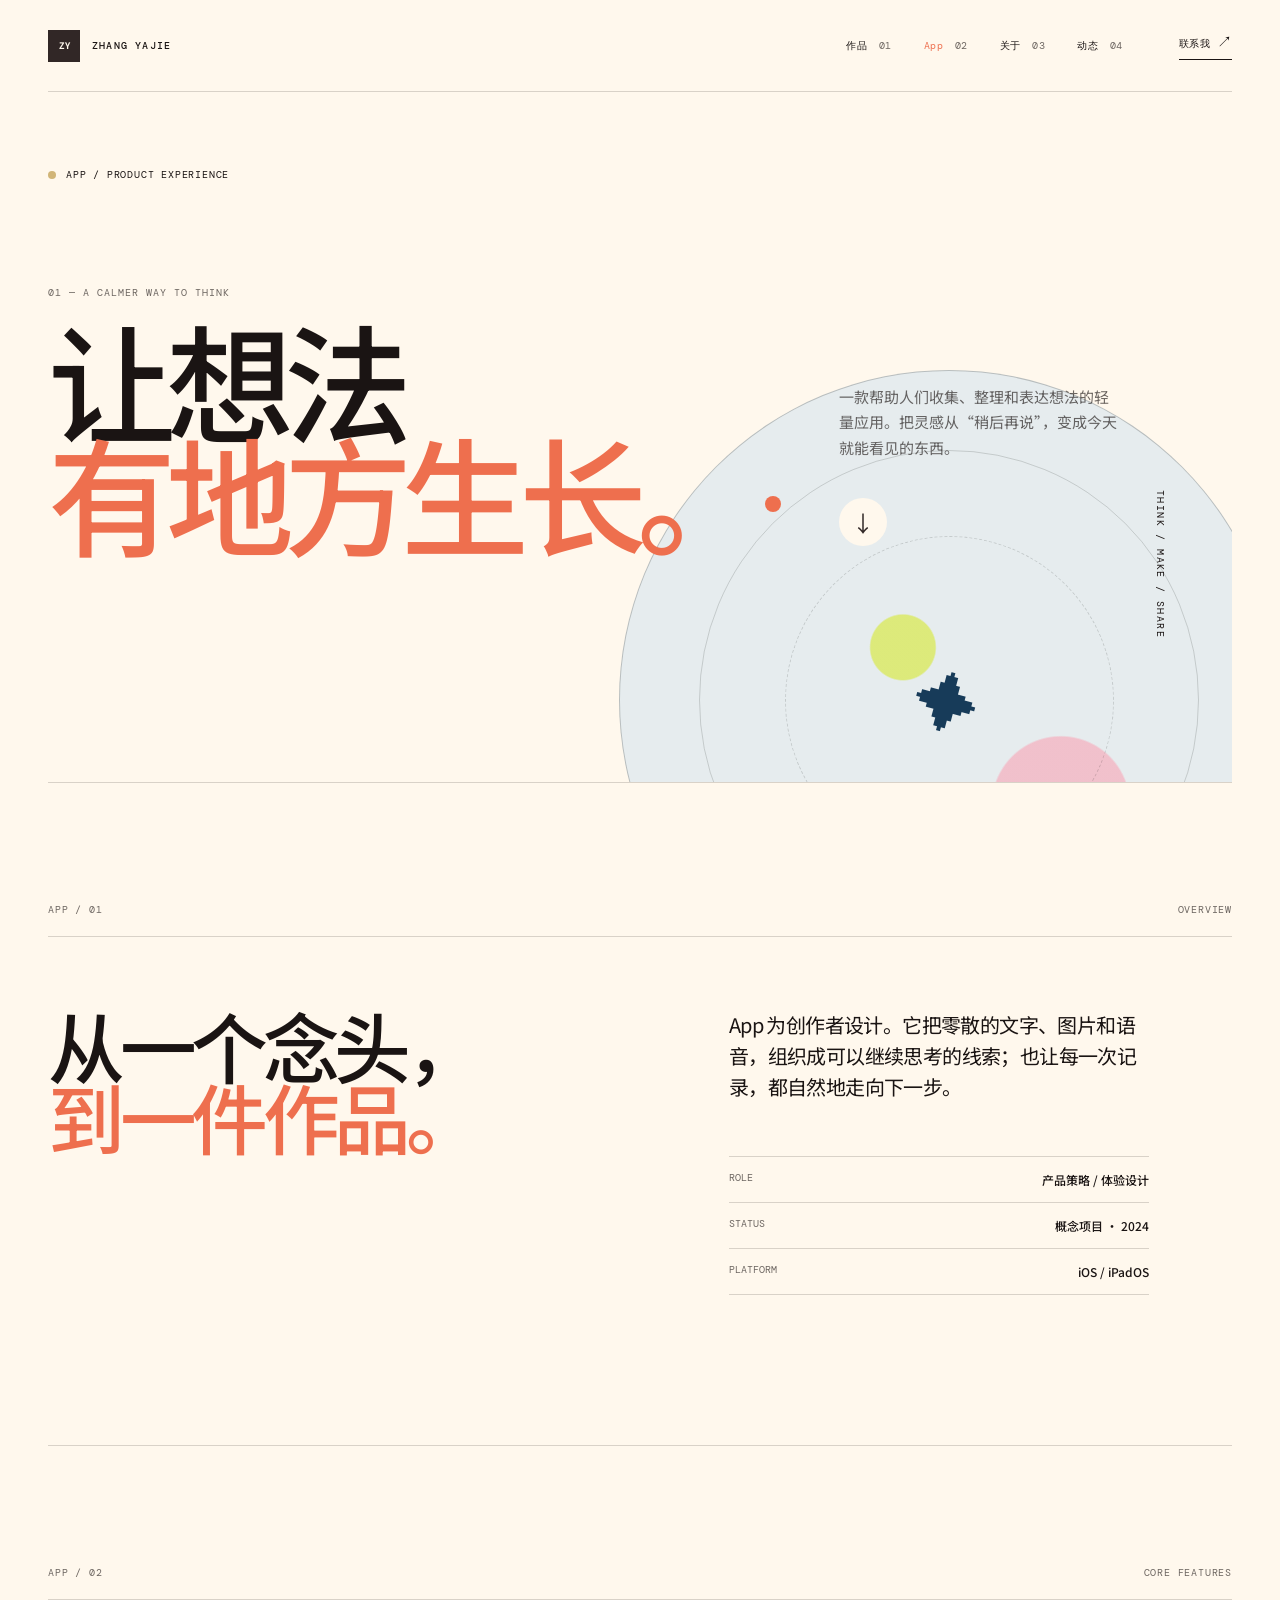
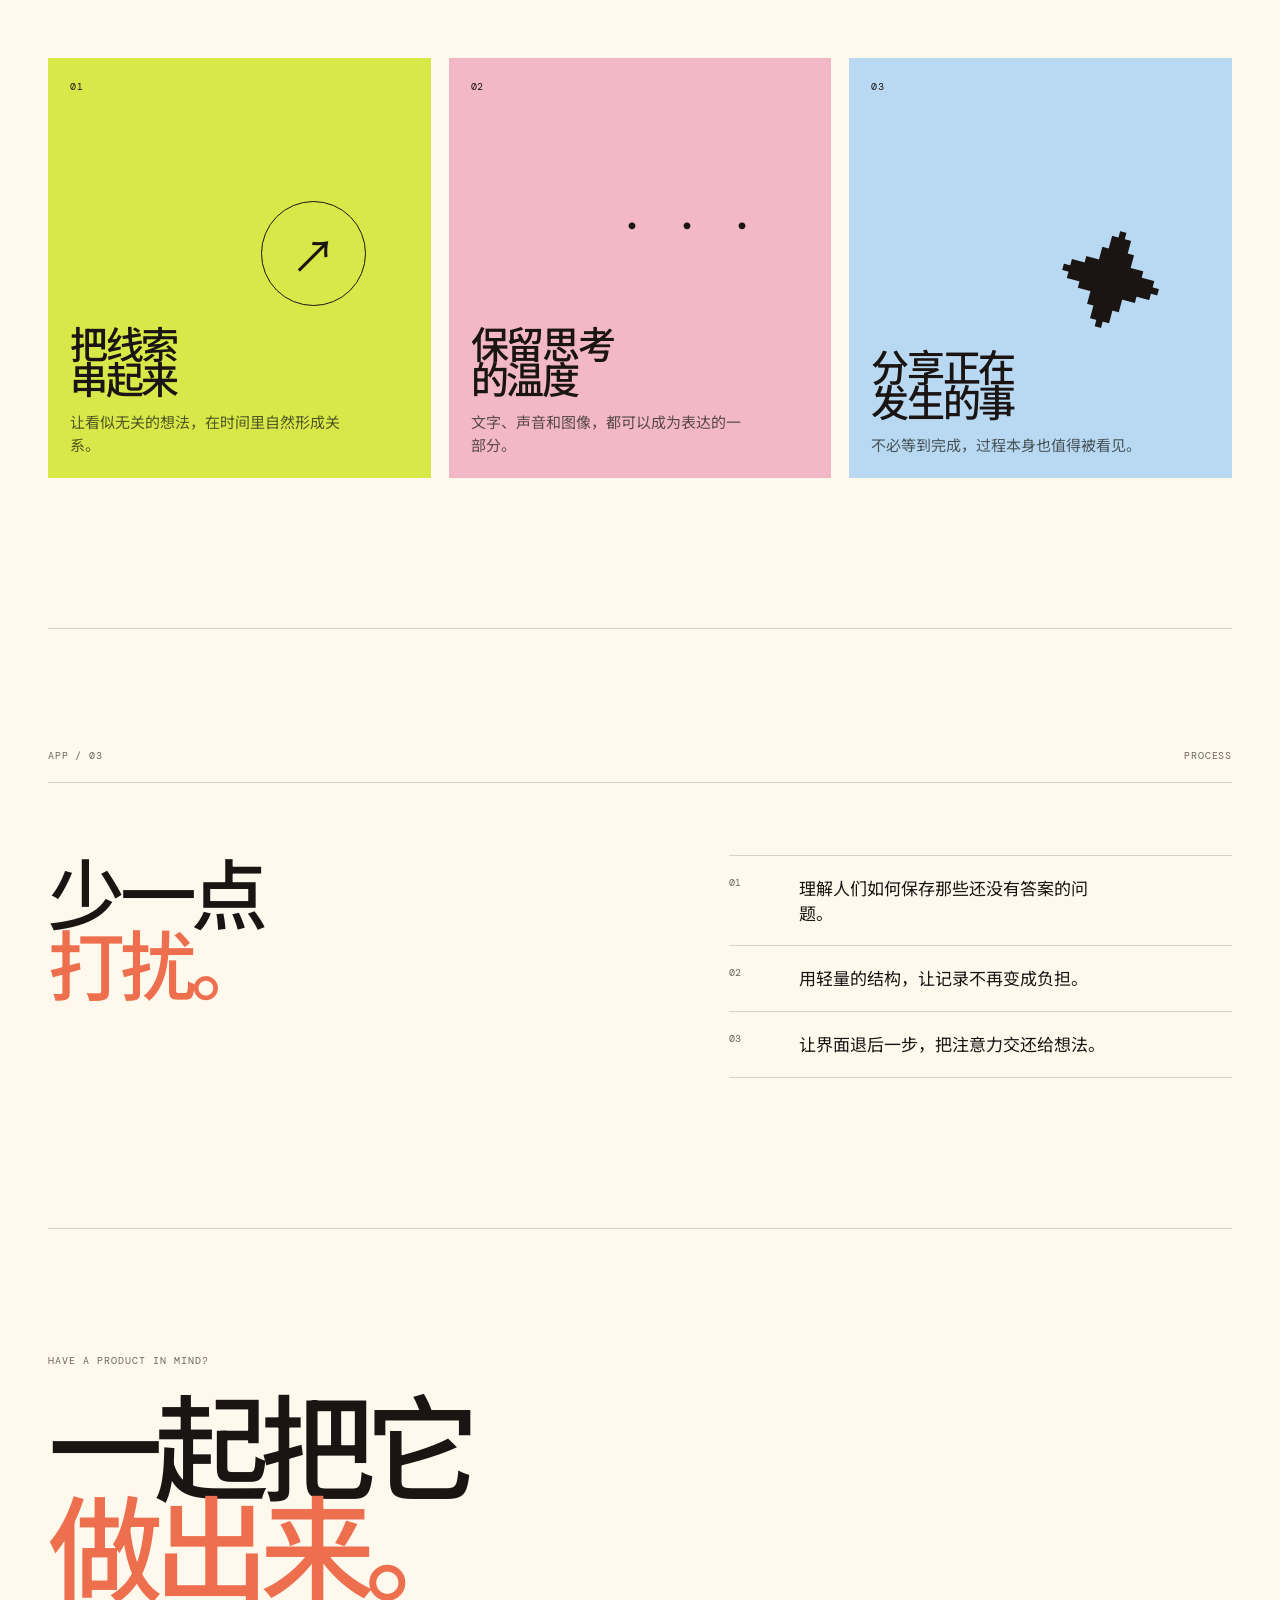
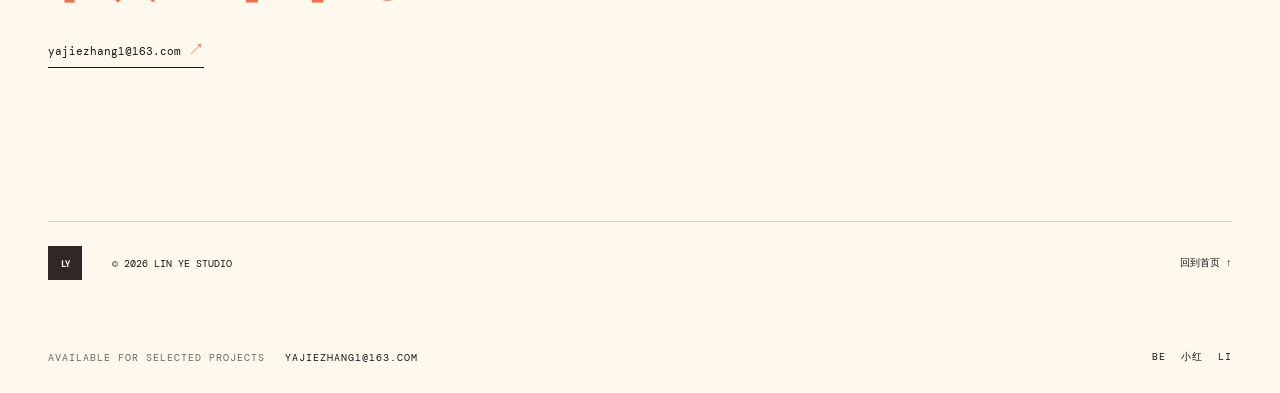
<file: app.html>
<!doctype html>
<html lang="zh-CN">
<head>
  <meta charset="UTF-8" />
  <meta name="viewport" content="width=device-width, initial-scale=1.0" />
  <meta name="description" content="App 产品体验项目 - 林野作品集" />
  <title>App / 林野</title>
  <link rel="preconnect" href="https://fonts.googleapis.com" />
  <link rel="preconnect" href="https://fonts.gstatic.com" crossorigin />
  <link href="https://fonts.googleapis.com/css2?family=DM+Mono:wght@400;500&family=Space+Grotesk:wght@400;500;600;700&family=Noto+Sans+SC:wght@400;500;700;900&display=swap" rel="stylesheet" />
  <link rel="stylesheet" href="styles.css" />
  <link rel="stylesheet" href="app-page.css" />
</head>
<body class="app-page">
  <header class="site-header">
    <a class="brand" href="index.html#top" aria-label="返回首页"><span class="brand-mark">ZY</span><span>ZHANG YAJIE</span></a>
    <nav class="main-nav" aria-label="主导航">
      <a href="index.html#work">作品 <span>01</span></a>
      <a class="current" href="app.html">App <span>02</span></a>
      <a href="index.html#about">关于 <span>03</span></a>
      <a href="index.html#notes">动态 <span>04</span></a>
    </nav>
    <a class="header-contact" href="mailto:yajiezhang1@163.com">联系我 <span>↗</span></a>
  </header>

  <main>
    <section class="app-hero section-shell">
      <div class="app-kicker"><span class="status-dot"></span> APP / PRODUCT EXPERIENCE</div>
      <div class="app-hero-grid">
        <div>
          <p class="eyebrow">01 — A calmer way to think</p>
          <h1>让想法<br /><em>有地方生长。</em></h1>
        </div>
        <div class="app-hero-note">
          <p>一款帮助人们收集、整理和表达想法的轻量应用。把灵感从“稍后再说”，变成今天就能看见的东西。</p>
          <a class="circle-link" href="#overview" aria-label="查看 App 详情"><span>↓</span></a>
        </div>
      </div>
      <div class="app-orbit" aria-hidden="true"><span class="orbit-dot dot-one"></span><span class="orbit-dot dot-two"></span><span class="orbit-word">THINK / MAKE / SHARE</span><div class="app-symbol">✦</div></div>
    </section>

    <section id="overview" class="app-overview section-shell">
      <div class="app-section-label"><span>APP / 01</span><span>OVERVIEW</span></div>
      <div class="overview-grid">
        <h2>从一个念头，<br /><em>到一件作品。</em></h2>
        <div class="overview-copy"><p>App 为创作者设计。它把零散的文字、图片和语音，组织成可以继续思考的线索；也让每一次记录，都自然地走向下一步。</p><div class="app-facts"><div><span>ROLE</span><strong>产品策略 / 体验设计</strong></div><div><span>STATUS</span><strong>概念项目 · 2024</strong></div><div><span>PLATFORM</span><strong>iOS / iPadOS</strong></div></div></div>
      </div>
    </section>

    <section class="feature-section section-shell">
      <div class="app-section-label"><span>APP / 02</span><span>CORE FEATURES</span></div>
      <div class="feature-grid">
        <article class="feature-card feature-yellow"><span class="feature-index">01</span><div class="feature-icon icon-thread">↗</div><h3>把线索<br />串起来</h3><p>让看似无关的想法，在时间里自然形成关系。</p></article>
        <article class="feature-card feature-pink"><span class="feature-index">02</span><div class="feature-icon icon-pulse">• • •</div><h3>保留思考<br />的温度</h3><p>文字、声音和图像，都可以成为表达的一部分。</p></article>
        <article class="feature-card feature-blue"><span class="feature-index">03</span><div class="feature-icon icon-star">✦</div><h3>分享正在<br />发生的事</h3><p>不必等到完成，过程本身也值得被看见。</p></article>
      </div>
    </section>

    <section class="process-section section-shell">
      <div class="app-section-label"><span>APP / 03</span><span>PROCESS</span></div>
      <div class="process-grid"><h2>少一点<br /><em>打扰。</em></h2><div class="process-list"><div><span>01</span><p>理解人们如何保存那些还没有答案的问题。</p></div><div><span>02</span><p>用轻量的结构，让记录不再变成负担。</p></div><div><span>03</span><p>让界面退后一步，把注意力交还给想法。</p></div></div></div>
    </section>

    <section class="app-cta section-shell"><p class="eyebrow">Have a product in mind?</p><h2>一起把它<br /><em>做出来。</em></h2><a class="text-link" href="mailto:yajiezhang1@163.com">yajiezhang1@163.com <span>↗</span></a></section>
  </main>

  <footer class="site-footer section-shell"><div class="footer-top"><span class="brand-mark">LY</span><span>© <span id="year"></span> LIN YE STUDIO</span><a href="index.html#top">回到首页 ↑</a></div><div class="footer-bottom"><span>AVAILABLE FOR SELECTED PROJECTS</span><a href="mailto:yajiezhang1@163.com">yajiezhang1@163.com</a><div class="social-links"><a href="#" aria-label="Behance">BE</a><a href="#" aria-label="小红书">小红</a><a href="#" aria-label="LinkedIn">LI</a></div></div></footer>
  <script>document.getElementById('year').textContent = new Date().getFullYear();</script>
</body>
</html>
</file>
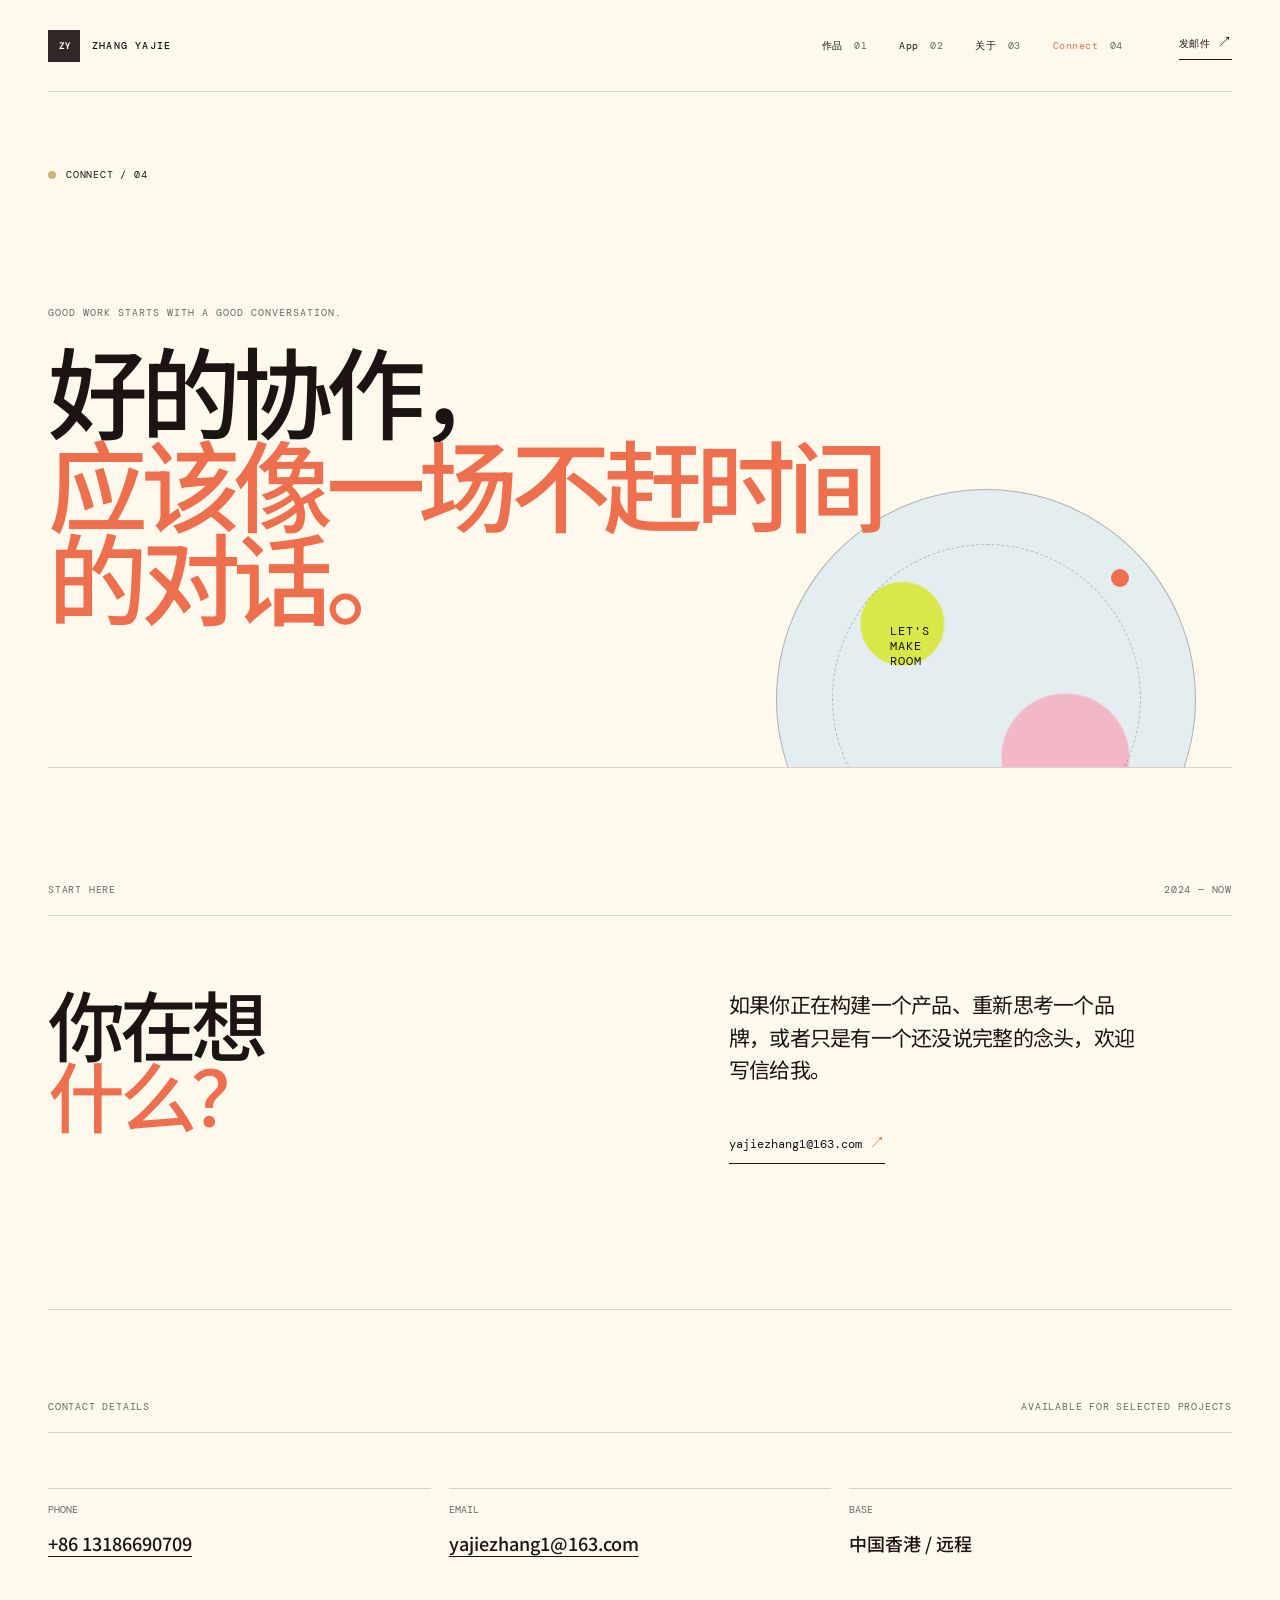
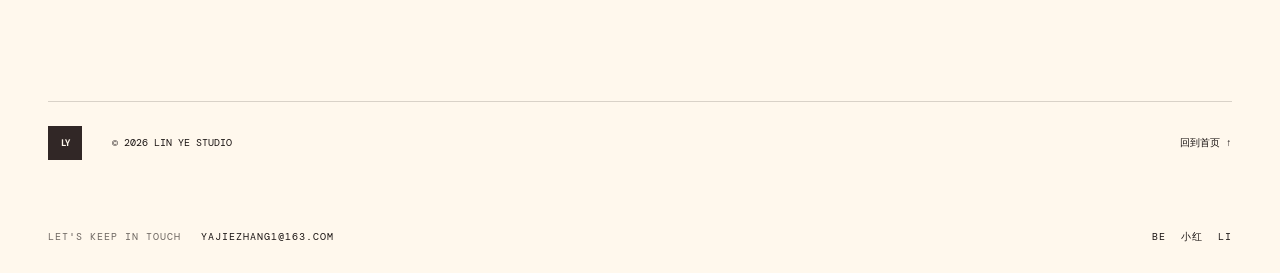
<file: connect.html>
<!doctype html>
<html lang="zh-CN">
<head>
  <meta charset="UTF-8" />
  <meta name="viewport" content="width=device-width, initial-scale=1.0" />
  <meta name="description" content="合作联系 - 林野作品集" />
  <title>Connect / 林野</title>
  <link rel="preconnect" href="https://fonts.googleapis.com" />
  <link rel="preconnect" href="https://fonts.gstatic.com" crossorigin />
  <link href="https://fonts.googleapis.com/css2?family=DM+Mono:wght@400;500&family=Space+Grotesk:wght@400;500;600;700&family=Noto+Sans+SC:wght@400;500;700;900&display=swap" rel="stylesheet" />
  <link rel="stylesheet" href="styles.css" />
  <link rel="stylesheet" href="connect-page.css" />
</head>
<body class="connect-page">
  <header class="site-header">
    <a class="brand" href="index.html#top" aria-label="返回首页"><span class="brand-mark">ZY</span><span>ZHANG YAJIE</span></a>
    <nav class="main-nav" aria-label="主导航">
      <a href="index.html#work">作品 <span>01</span></a>
      <a href="app.html">App <span>02</span></a>
      <a href="index.html#about">关于 <span>03</span></a>
      <a class="current" href="connect.html">Connect <span>04</span></a>
    </nav>
    <a class="header-contact" href="mailto:yajiezhang1@163.com">发邮件 <span>↗</span></a>
  </header>

  <main>
    <section class="connect-hero section-shell">
      <div class="connect-kicker"><span class="status-dot"></span> CONNECT / 04</div>
      <div class="connect-title"><p class="eyebrow">Good work starts with a good conversation.</p><h1>好的协作，<br /><em>应该像一场不赶时间的对话。</em></h1></div>
      <div class="connect-orbit" aria-hidden="true"><span>LET'S<br />MAKE<br />ROOM</span><i></i><b></b></div>
    </section>

    <section class="connect-body section-shell">
      <div class="connect-label"><span>START HERE</span><span>2024 — NOW</span></div>
      <div class="connect-grid">
        <h2>你在想<br /><em>什么？</em></h2>
        <div class="connect-copy"><p>如果你正在构建一个产品、重新思考一个品牌，或者只是有一个还没说完整的念头，欢迎写信给我。</p><a class="connect-email" href="mailto:yajiezhang1@163.com">yajiezhang1@163.com <span>↗</span></a></div>
      </div>
    </section>

    <section class="connect-details section-shell">
      <div class="connect-label"><span>CONTACT DETAILS</span><span>AVAILABLE FOR SELECTED PROJECTS</span></div>
      <div class="details-grid"><div><span>PHONE</span><a href="tel:+8613186690709">+86 13186690709</a></div><div><span>EMAIL</span><a href="mailto:yajiezhang1@163.com">yajiezhang1@163.com</a></div><div><span>BASE</span><strong>中国香港 / 远程</strong></div></div>
    </section>
  </main>

  <footer class="site-footer section-shell"><div class="footer-top"><span class="brand-mark">LY</span><span>© <span id="year"></span> LIN YE STUDIO</span><a href="index.html#top">回到首页 ↑</a></div><div class="footer-bottom"><span>LET'S KEEP IN TOUCH</span><a href="mailto:yajiezhang1@163.com">yajiezhang1@163.com</a><div class="social-links"><a href="#" aria-label="Behance">BE</a><a href="#" aria-label="小红书">小红</a><a href="#" aria-label="LinkedIn">LI</a></div></div></footer>
  <script>document.getElementById('year').textContent = new Date().getFullYear();</script>
</body>
</html>
</file>
<file: styles.css>
@import url('https://fonts.googleapis.com/css2?family=DM+Mono:wght@400;500&family=Manrope:wght@400;500;600;700&family=Space+Grotesk:wght@400;500;600;700&family=Noto+Sans+SC:wght@400;500;700;900&display=swap');

:root { --ink: #171916; --paper: #f4f2eb; --muted: #777b70; --line: #d8d8cc; --acid: #d8e848; --orange: #ee6f4e; --display: 'Space Grotesk', 'Noto Sans SC', sans-serif; --mono: 'DM Mono', monospace; --mouse-x: 50vw; --mouse-y: 50vh; }
* { box-sizing: border-box; }
html { scroll-behavior: smooth; }
body { margin: 0; color: var(--ink); background: var(--paper); font-family: var(--display); font-size: 15px; }
body::before { content: ''; position: fixed; inset: 0; pointer-events: none; opacity: .18; z-index: 10; background-image: repeating-linear-gradient(0deg, rgba(23,25,22,.05) 0, rgba(23,25,22,.05) 1px, transparent 1px, transparent 4px); mix-blend-mode: multiply; }
body::after { content: ''; position: fixed; width: 300px; height: 300px; left: var(--mouse-x); top: var(--mouse-y); transform: translate(-50%, -50%); pointer-events: none; background: radial-gradient(circle, rgba(216,232,72,.12), transparent 68%); z-index: -1; }
.bubble-trail { position: fixed; inset: 0; z-index: 11; pointer-events: none; overflow: hidden; }
.trail-bubble { position: absolute; display: block; border: 1px solid rgba(255,255,255,.72); border-radius: 50%; opacity: 0; box-shadow: inset 2px 2px 3px rgba(255,255,255,.5), 0 2px 8px rgba(23,25,22,.08); will-change: transform, opacity; animation: bubble-rise ease-out forwards; }
@keyframes bubble-rise { 0% { opacity: 0; transform: translate3d(0, 10px, 0) scale(.55); } 12% { opacity: .56; } 68% { opacity: .38; } 100% { opacity: 0; transform: translate3d(var(--drift-x), var(--drift-y), 0) scale(1.15); } }
a { color: inherit; text-decoration: none; }
button { font: inherit; }
.site-header, .section-shell { width: min(1240px, calc(100% - 72px)); margin: 0 auto; }
.site-header { height: 94px; display: flex; align-items: center; justify-content: space-between; border-bottom: 1px solid var(--line); font-family: var(--mono); font-size: 11px; letter-spacing: .05em; }
.brand { display: flex; align-items: center; gap: 12px; font-weight: 500; }
.brand-mark { width: 30px; height: 30px; display: grid; place-items: center; color: var(--ink); background: var(--acid); border-radius: 50%; font-family: var(--display); font-size: 10px; font-weight: 700; letter-spacing: -.08em; }
.main-nav { display: flex; gap: 38px; margin-left: 100px; }.main-nav a, .header-contact { transition: opacity .2s; }.main-nav a:hover, .header-contact:hover, .footer-top a:hover { opacity: .5; }.main-nav span { color: var(--muted); margin-left: 5px; }.header-contact span { color: var(--orange); font-size: 15px; }
.hero { min-height: 650px; padding: 78px 0 52px; display: flex; flex-direction: column; justify-content: space-between; }.hero-kicker, .eyebrow, .detail-label, .project-year, .note-date, .note-type, .hero-meta, .footer-bottom, .visual-caption { font-family: var(--mono); font-size: 10px; letter-spacing: .08em; }.hero-kicker { display: flex; align-items: center; gap: 9px; text-transform: uppercase; }.status-dot { width: 8px; height: 8px; background: var(--orange); border-radius: 50%; animation: pulse 2s ease-in-out infinite; }.hero-copy { padding: 70px 0 74px; max-width: 950px; }.eyebrow { margin: 0 0 22px; text-transform: uppercase; color: var(--muted); }.hero h1 { max-width: 900px; margin: 0; font-size: clamp(54px, 8.5vw, 128px); line-height: .92; letter-spacing: -.07em; font-weight: 500; }.hero-intro { max-width: 370px; margin: 36px 0 0 auto; font-size: 17px; line-height: 1.7; color: #53574c; }.hero-foot { display: flex; align-items: flex-end; gap: 70px; border-top: 1px solid var(--line); padding-top: 20px; }.circle-link { width: 46px; height: 46px; display: grid; place-items: center; color: var(--paper); background: var(--ink); border-radius: 50%; font-size: 22px; transition: transform .25s, background .25s; }.circle-link:hover { transform: rotate(-45deg); background: var(--orange); }.hero-meta { display: flex; flex-direction: column; gap: 8px; color: var(--muted); }.hero-meta strong { color: var(--ink); font-family: var(--display); font-size: 12px; font-weight: 500; letter-spacing: 0; }
.work-section { padding: 145px 0 160px; }.section-heading { display: flex; align-items: flex-end; justify-content: space-between; gap: 40px; margin-bottom: 54px; }.section-heading.compact { margin-bottom: 76px; }.section-heading h2 { margin: 0; font-size: clamp(44px, 6vw, 78px); font-weight: 500; line-height: .95; letter-spacing: -.065em; }.section-heading h2 em { color: var(--orange); font-style: normal; }.section-note { max-width: 230px; line-height: 1.6; color: var(--muted); margin: 0 0 3px; }.filter-row { display: flex; gap: 9px; margin-bottom: 25px; }.filter-button { border: 1px solid var(--line); background: transparent; padding: 9px 14px; color: var(--muted); cursor: pointer; font-size: 12px; transition: background .2s, border .2s, color .2s; }.filter-button:hover, .filter-button.active { background: var(--ink); border-color: var(--ink); color: var(--paper); }.project-grid { display: grid; grid-template-columns: repeat(2, 1fr); gap: 70px 24px; }.project-card { cursor: pointer; }.project-visual { position: relative; height: 445px; overflow: hidden; background: var(--accent); }.visual-number { position: absolute; top: 20px; left: 22px; font-family: var(--mono); font-size: 11px; z-index: 2; }.visual-caption { position: absolute; right: 22px; bottom: 20px; z-index: 2; }.visual-art { position: absolute; inset: 0; overflow: hidden; }.art-web { background: radial-gradient(circle at 30% 40%, #faf9f0 0 12%, transparent 12.5%), linear-gradient(130deg, transparent 48%, rgba(23,25,22,.92) 48.2% 61%, transparent 61.2%); }.art-web::before { content: 'ATLAS'; position: absolute; left: 14%; top: 44%; font-size: clamp(55px, 8vw, 105px); letter-spacing: -.1em; font-weight: 700; transform: rotate(-90deg); }.art-web i { position: absolute; width: 270px; height: 270px; right: 10%; top: 15%; border: 1px solid var(--ink); border-radius: 50%; }.art-web b { position: absolute; width: 100px; height: 100px; right: 23%; top: 34%; background: var(--orange); border-radius: 50%; }.art-brand { background: #ee6f4e; }.art-brand::before { content: 'MORI'; position: absolute; top: 45%; left: 17%; color: var(--paper); font-size: clamp(65px, 9vw, 120px); line-height: .7; font-weight: 700; letter-spacing: -.12em; }.art-brand i { position: absolute; width: 155px; height: 155px; border: 1px solid var(--paper); border-radius: 50%; right: 12%; top: 13%; }.art-brand b { position: absolute; width: 28px; height: 28px; border-radius: 50%; background: var(--acid); right: 22%; top: 24%; }.art-culture { background: #f4b54b; }.art-culture::before { content: ''; position: absolute; width: 240px; height: 340px; left: 28%; top: 12%; background: var(--ink); transform: rotate(12deg); }.art-culture i { position: absolute; width: 130px; height: 130px; left: 39%; top: 31%; border: 1px solid var(--acid); border-radius: 50%; z-index: 1; }.art-culture b { position: absolute; width: 80px; height: 80px; left: 48%; top: 45%; background: var(--orange); border-radius: 50%; z-index: 1; }.art-service { background: #78b7a9; }.art-service::before { content: '+'; position: absolute; color: var(--paper); font-size: 340px; font-weight: 900; line-height: .7; left: 34%; top: 25%; transform: rotate(15deg); }.art-service i { position: absolute; width: 250px; height: 250px; left: 15%; top: 25%; border: 1px solid var(--ink); border-radius: 50%; }.project-card:hover .visual-art { transform: scale(1.035); }.visual-art { transition: transform .6s cubic-bezier(.2,.7,.2,1); }.project-info { display: grid; grid-template-columns: 1fr auto; gap: 12px; padding: 20px 2px 0; }.project-info h3 { margin: 12px 0 0; font-size: 29px; font-weight: 500; line-height: .98; letter-spacing: -.05em; }.project-arrow { font-size: 26px; transition: transform .2s; }.project-card:hover .project-arrow { transform: translate(4px, -4px); }.project-info p { grid-column: 1 / -1; margin: 8px 0 0; color: var(--muted); }.project-tags { grid-column: 1 / -1; display: flex; gap: 7px; margin-top: 2px; }.project-tags span, .tag-list span { border: 1px solid var(--line); padding: 7px 10px; color: var(--muted); font-family: var(--mono); font-size: 9px; }
.about-section { padding: 140px 0; border-top: 1px solid var(--line); }.about-layout { display: grid; grid-template-columns: 1.1fr .9fr; gap: 15%; }.about-statement { max-width: 570px; font-size: clamp(25px, 3.1vw, 43px); line-height: 1.22; letter-spacing: -.045em; }.about-details { display: grid; gap: 54px; }.detail-label { display: block; color: var(--muted); margin-bottom: 22px; text-transform: uppercase; }.experience-item { display: grid; grid-template-columns: 100px 1fr; gap: 18px; border-top: 1px solid var(--line); padding: 13px 0; font-size: 12px; }.experience-item span { font: 10px var(--mono); color: var(--muted); }.experience-item strong { font-weight: 500; }.tag-list { display: flex; flex-wrap: wrap; gap: 7px; }.tag-list span { color: var(--ink); }
.notes-section { padding: 100px 0 150px; border-top: 1px solid var(--line); }.text-link { font-family: var(--mono); font-size: 11px; border-bottom: 1px solid var(--ink); padding-bottom: 8px; }.text-link span { color: var(--orange); font-size: 16px; }.notes-list { border-top: 1px solid var(--line); }.note-item { min-height: 97px; display: grid; grid-template-columns: 150px 140px 1fr 30px; align-items: center; gap: 18px; border-bottom: 1px solid var(--line); transition: padding .25s, background .25s; }.note-item:hover { padding: 0 15px; background: var(--acid); }.note-item h3 { margin: 0; font-size: 19px; font-weight: 500; letter-spacing: -.03em; }.note-type { color: var(--muted); }.note-arrow { text-align: right; font-size: 22px; }
.site-footer { border-top: 1px solid var(--ink); padding: 24px 0 30px; font-family: var(--mono); font-size: 10px; }.footer-top, .footer-bottom { display: flex; align-items: center; justify-content: space-between; gap: 20px; }.footer-top { margin-bottom: 70px; }.footer-top .brand-mark { width: 34px; height: 34px; }.footer-top > span:nth-child(2) { margin-right: auto; margin-left: 10px; }.footer-bottom { color: var(--muted); }.footer-bottom a { color: var(--ink); }.social-links { display: flex; gap: 15px; margin-left: auto; }.project-modal[hidden] { display: none; }.project-modal { position: fixed; inset: 0; z-index: 20; display: grid; place-items: center; padding: 24px; }.modal-backdrop { position: absolute; inset: 0; background: rgba(23,25,22,.72); backdrop-filter: blur(5px); }.modal-card { position: relative; z-index: 1; display: grid; grid-template-columns: 1fr 1fr; width: min(950px, 100%); max-height: min(680px, 90vh); overflow: auto; background: var(--paper); animation: rise .35s ease both; }.modal-visual .project-visual { height: 100%; min-height: 490px; }.modal-content { padding: 70px 54px 45px; display: flex; flex-direction: column; justify-content: center; }.modal-content h2 { margin: 0 0 30px; font-size: 52px; line-height: .95; letter-spacing: -.07em; font-weight: 500; }.modal-content > p:not(.eyebrow) { color: var(--muted); line-height: 1.7; }.modal-close { position: absolute; z-index: 2; right: 17px; top: 13px; border: 0; background: transparent; font-size: 30px; cursor: pointer; }.modal-facts { margin-top: 34px; border-top: 1px solid var(--line); }.modal-facts div { display: flex; justify-content: space-between; gap: 15px; padding: 12px 0; border-bottom: 1px solid var(--line); font-size: 12px; }.modal-facts span { color: var(--muted); }.modal-facts strong { font-weight: 500; }.modal-open { overflow: hidden; }
.hero-intro { white-space: pre-line; }
.hero h1#hero-title { max-width: 1040px; font-size: 28px; line-height: 1.2; letter-spacing: -.045em; }
.art-web { background: radial-gradient(circle at 24% 25%, rgba(250,249,240,.95) 0 16%, transparent 16.5%), radial-gradient(circle at 78% 72%, rgba(238,111,78,.3) 0 17%, transparent 17.5%), linear-gradient(135deg, #d8e848 0 52%, #171916 52.2% 66%, #d8e848 66.2%); }
.art-web::before { content: '♥'; left: 20%; top: 19%; color: #ee6f4e; font-size: clamp(110px, 17vw, 210px); line-height: 1; letter-spacing: 0; transform: rotate(-12deg); text-shadow: 12px 14px 0 rgba(23,25,22,.12); }
.art-web::after { content: '♥'; position: absolute; right: 13%; bottom: 12%; color: #faf9f0; font-size: clamp(55px, 9vw, 105px); line-height: 1; transform: rotate(14deg); }
.art-web i { width: 330px; height: 330px; right: 4%; top: 3%; border-color: rgba(23,25,22,.55); }
.art-web b { width: 108px; height: 108px; right: 24%; top: 34%; background: #ee6f4e; opacity: .8; }
.art-brand { background-color: #102a43; background-image: repeating-linear-gradient(135deg, rgba(244,242,235,.16) 0 3px, transparent 3px 20px), radial-gradient(circle, #d8e848 0 8px, transparent 9px); background-size: auto, 58px 58px; }
.art-brand::before { color: #f4f2eb; text-shadow: 8px 8px 0 rgba(216,232,72,.55); }
.art-brand::after { content: ''; position: absolute; width: 210px; height: 210px; right: 9%; top: 10%; border-radius: 50%; background: radial-gradient(circle, #ee6f4e 0 17px, transparent 18px); background-size: 48px 48px; border: 1px solid rgba(244,242,235,.65); }
.art-brand i { border-color: rgba(244,242,235,.7); }
.art-brand b { background: #d8e848; }
@keyframes pulse { 50% { opacity: .3; transform: scale(.75); } } @keyframes rise { from { opacity: 0; transform: translateY(15px); } to { opacity: 1; transform: translateY(0); } }
@media (max-width: 720px) { .site-header, .section-shell { width: min(100% - 36px, 1240px); }.site-header { height: 72px; }.main-nav { gap: 14px; margin-left: 0; }.main-nav span { display: none; }.header-contact { display: none; }.hero { min-height: 620px; padding-top: 55px; }.hero-copy { padding: 66px 0 50px; }.hero-intro { margin: 30px 0 0; font-size: 15px; }.hero-foot { gap: 22px; flex-wrap: wrap; }.hero-meta { margin-left: 10px; }.work-section, .about-section { padding: 90px 0; }.section-heading { display: block; margin-bottom: 38px; }.section-note { margin-top: 25px; }.section-heading.compact { margin-bottom: 48px; }.project-grid { grid-template-columns: 1fr; gap: 52px; }.project-visual { height: 340px; }.about-layout { grid-template-columns: 1fr; gap: 68px; }.about-statement { font-size: 28px; }.notes-section { padding: 75px 0 90px; }.note-item { min-height: 120px; grid-template-columns: 1fr 1fr 25px; gap: 8px; }.note-date { grid-column: 1; }.note-type { grid-column: 2; }.note-item h3 { grid-column: 1 / 3; grid-row: 2; font-size: 17px; }.note-arrow { grid-column: 3; grid-row: 1 / 3; }.footer-top { margin-bottom: 50px; }.footer-bottom { display: grid; grid-template-columns: 1fr auto; }.social-links { grid-column: 1 / -1; margin: 12px 0 0; }.modal-card { grid-template-columns: 1fr; max-height: 90vh; }.modal-visual .project-visual { min-height: 230px; height: 230px; }.modal-content { padding: 32px 25px 30px; }.modal-content h2 { font-size: 40px; margin-bottom: 20px; } }

/* Jesko Jets inspired visual system: the resume content stays in data.js. */
:root {
	--ink: #1a1413;
	--paper: #fff8ed;
	--muted: rgba(26, 20, 19, .62);
	--line: rgba(49, 39, 38, .18);
	--jet-dark: #312726;
	--jet-cream: #fff8ed;
	--jet-light-gray: #e5e2de;
	--jet-sky: #b8d8f0;
	--display: 'Manrope', 'Noto Sans SC', sans-serif;
	--mono: 'DM Mono', monospace;
}

html { background: var(--jet-cream); }
body { color: var(--ink); background: var(--jet-cream); font-family: var(--display); }
body::before { opacity: .06; background-image: repeating-linear-gradient(0deg, rgba(49,39,38,.15) 0, rgba(49,39,38,.15) 1px, transparent 1px, transparent 5px); }
body::after { width: 360px; height: 360px; background: radial-gradient(circle, rgba(184,216,240,.16), transparent 68%); z-index: 0; }
.bubble-trail { z-index: 30; }
.trail-bubble { border-color: rgba(255,248,237,.8); box-shadow: inset 2px 2px 3px rgba(255,255,255,.4), 0 2px 8px rgba(49,39,38,.12); }
a, button { -webkit-tap-highlight-color: transparent; }
.site-header, .section-shell { width: min(1320px, calc(100% - 96px)); }
.site-header { position: relative; z-index: 2; height: 92px; border-bottom-color: var(--line); font-size: 10px; }
.brand { letter-spacing: .12em; }
.brand-mark { width: 32px; height: 32px; border-radius: 0; color: var(--jet-cream); background: var(--jet-dark); font-size: 9px; letter-spacing: 0; }
.main-nav { gap: 34px; margin-left: auto; margin-right: 58px; }
.main-nav a, .header-contact, .footer-top a { transition: opacity .25s ease; }
.main-nav a:hover, .header-contact:hover, .footer-top a:hover { opacity: .48; }
.main-nav span { color: var(--muted); }
.header-contact { border-bottom: 1px solid var(--ink); padding-bottom: 7px; }
.header-contact span, .text-link span { color: var(--ink); }

.hero { position: relative; min-height: 690px; padding: 76px 0 48px; color: var(--jet-cream); background: var(--jet-dark); box-shadow: 0 0 0 100vmax var(--jet-dark); clip-path: inset(0 -100vmax); overflow: hidden; }
.hero::before { content: ''; position: absolute; width: min(58vw, 760px); aspect-ratio: 1; right: -12%; top: -19%; border: 1px solid rgba(255,248,237,.25); border-radius: 50%; box-shadow: 0 0 0 72px rgba(255,248,237,.025), 0 0 0 144px rgba(255,248,237,.02); }
.hero::after { content: ''; position: absolute; width: 1px; height: 125%; right: 25%; top: -10%; background: rgba(255,248,237,.12); transform: rotate(43deg); transform-origin: center; }
.hero > * { position: relative; z-index: 1; }
.hero-kicker, .eyebrow, .detail-label, .project-year, .note-date, .note-type, .hero-meta, .footer-bottom, .visual-caption { font-family: var(--mono); letter-spacing: .09em; }
.hero-kicker { color: rgba(255,248,237,.7); }
.status-dot { background: var(--jet-sky); }
.hero-copy { max-width: 980px; padding: 105px 0 102px; }
.eyebrow { margin-bottom: 22px; color: var(--muted); font-size: 10px; text-transform: uppercase; }
.hero .eyebrow { color: rgba(255,248,237,.58); }
.hero h1#hero-title { max-width: 950px; color: var(--jet-cream); font-size: clamp(29px, 3.35vw, 52px); line-height: 1.15; letter-spacing: -.045em; font-weight: 500; }
.hero-intro { max-width: 255px; margin: 38px 0 0 auto; color: rgba(255,248,237,.7); font-size: 14px; line-height: 1.7; }
.hero-foot { border-top-color: rgba(255,248,237,.3); }
.circle-link { width: 48px; height: 48px; color: var(--jet-dark); background: var(--jet-cream); border-radius: 50%; }
.circle-link:hover { color: var(--jet-cream); background: var(--jet-sky); transform: rotate(-45deg); }
.hero-meta { color: rgba(255,248,237,.58); }
.hero-meta strong { color: var(--jet-cream); }

.work-section { padding: 140px 0 158px; background: var(--jet-cream); }
.section-heading { margin-bottom: 54px; }
.section-heading h2, .about-statement { letter-spacing: -.055em; }
.section-heading h2 { font-size: clamp(42px, 5.5vw, 76px); }
.section-heading h2 em { color: var(--jet-dark); font-style: normal; }
.section-note { color: var(--muted); }
.filter-row { gap: 8px; }
.filter-button { border-color: var(--line); color: var(--muted); background: transparent; border-radius: 0; }
.filter-button:hover, .filter-button.active { color: var(--jet-cream); background: var(--jet-dark); border-color: var(--jet-dark); }
.project-grid { gap: 82px 28px; }
.project-visual { height: 430px; background: var(--jet-light-gray); }
.project-card { transition: transform .35s ease; }
.project-card:hover { transform: translateY(-7px); }
.visual-number, .visual-caption { color: var(--ink); }
.visual-caption { background: rgba(255,248,237,.78); padding: 6px 8px; }
.project-info { position: relative; padding: 20px 0 0; }
.project-info h3 { margin: 7px 0 0; font-size: 25px; font-weight: 500; letter-spacing: -.04em; }
.project-arrow { color: var(--jet-dark); }
.project-info > p { max-width: 320px; color: var(--muted); }
.project-tags span { border-color: var(--line); color: var(--muted); }

.about-section, .notes-section { background: var(--jet-dark); box-shadow: 0 0 0 100vmax var(--jet-dark); clip-path: inset(0 -100vmax); color: var(--jet-cream); border-top-color: rgba(255,248,237,.18); }
.about-section { padding: 140px 0; }
.about-section .eyebrow, .about-section .detail-label, .notes-section .eyebrow { color: rgba(255,248,237,.55); }
.about-statement { max-width: 650px; font-size: clamp(26px, 3.1vw, 43px); }
.about-details { gap: 54px; }
.experience-item { border-top-color: rgba(255,248,237,.2); }
.experience-item span, .tag-list span { color: rgba(255,248,237,.62); }
.tag-list { gap: 0; }
.tag-list span { padding: 0 12px; border-left: 1px solid rgba(255,248,237,.25); }
.tag-list span:first-child { padding-left: 0; border-left: 0; }
.notes-section { padding: 108px 0 150px; }
.notes-list { border-top-color: rgba(255,248,237,.2); }
.note-item { border-bottom-color: rgba(255,248,237,.2); }
.note-item:hover { background: rgba(255,248,237,.1); }
.note-type, .note-date { color: rgba(255,248,237,.52); }
.note-arrow { color: var(--jet-sky); }
.notes-section .text-link { border-color: var(--jet-cream); }
.site-footer { border-top-color: var(--ink); background: var(--jet-cream); }
.footer-bottom { color: var(--muted); }
.footer-bottom a { color: var(--ink); }

.project-modal { background: rgba(49,39,38,.25); }
.modal-backdrop { background: rgba(49,39,38,.82); }
.modal-card { background: var(--jet-cream); }
.modal-content h2 { color: var(--jet-dark); }
.modal-content > p:not(.eyebrow), .modal-facts span { color: var(--muted); }
.modal-close { color: var(--jet-dark); }
.modal-facts, .modal-facts div { border-color: var(--line); }

@media (max-width: 720px) {
	.site-header, .section-shell { width: min(100% - 36px, 1320px); }
	.site-header { height: 76px; }
	.main-nav { gap: 14px; margin-right: 0; }
	.hero { min-height: 670px; padding-top: 58px; }
	.hero-copy { padding: 88px 0 70px; }
	.hero h1#hero-title { font-size: 29px; line-height: 1.2; }
	.hero-intro { margin-left: 0; }
	.work-section, .about-section { padding: 90px 0; }
	.notes-section { padding: 84px 0 100px; }
	.project-visual { height: 340px; }
	.about-statement { font-size: 29px; }
	.tag-list span { margin-bottom: 12px; }
}

/* Final restraint pass: solid, warm, editorial surfaces. */
body::before, body::after { display: none; }
.resume-hero { color: var(--paper); background: var(--dark); }
.resume-hero .hero-inner { min-height: calc(100vh - 92px); }
.hero-orbit { opacity: .38; box-shadow: none; }
.hero-orbit span { color: rgba(255,248,237,.58); }
.hero-orbit i { background: #b9a487; }
.hero-main .eyebrow, .hero-role, .hero-title { color: rgba(255,248,237,.72); }
.hero-bottom { border-top-color: var(--dark-line); }
.hero-meta { color: rgba(255,248,237,.58); }
.hero-meta strong { color: var(--paper); }
.hero-button { color: var(--dark); background: var(--paper); }
.hero-button:hover { color: var(--dark); background: #e5d7c2; }
.dark-section { position: relative; isolation: isolate; background: var(--dark) !important; }
.dark-section::before { content: ''; position: absolute; z-index: -1; inset: 0 -100vw; background: var(--dark); }
.stat-card, .project-visual { border-radius: 18px; }
.stat-card { background: #ded4c6; }
.stat-card-dark { background: var(--dark); }
.project-visual { background: #d8cbbb !important; }
.art-web { background: #c9b79e !important; }
.art-brand { background: #a3907a !important; }
.art-culture { background: #c2af95 !important; }
.art-service { background: #9c9487 !important; }
.visual-art::before, .visual-art::after, .visual-art i, .visual-art b, .visual-art em { display: none !important; }
.visual-caption { border-radius: 2px; }
.project-info h3 { color: var(--paper); }
.project-card:hover { transform: translateY(-4px); }
.contact-link, .hero-button { border-radius: 2px; }
.modal-card { border-radius: 18px; overflow: hidden; }

.project-visual { background: var(--jet-light-gray) !important; }
.art-web { background: linear-gradient(135deg, var(--jet-sky) 0 48%, var(--jet-dark) 48.2% 63%, var(--jet-cream) 63.2%) !important; }
.art-web::before { color: var(--jet-cream); text-shadow: 10px 12px 0 rgba(49,39,38,.14); }
.art-web::after { color: rgba(255,248,237,.72); }
.art-web b { background: var(--jet-dark) !important; }
.art-brand { background-color: #697b78 !important; background-image: repeating-linear-gradient(135deg, rgba(255,248,237,.14) 0 2px, transparent 2px 18px), radial-gradient(circle, var(--jet-cream) 0 7px, transparent 8px) !important; }
.art-brand::before { color: var(--jet-cream); text-shadow: 8px 8px 0 rgba(49,39,38,.3); }
.art-brand::after { background: radial-gradient(circle, var(--jet-sky) 0 14px, transparent 15px) !important; border-color: rgba(255,248,237,.65); }
.art-brand b { background: var(--jet-cream) !important; }
.art-culture { background: linear-gradient(120deg, #c2b7a5, var(--jet-cream)) !important; }
.art-service { background: linear-gradient(135deg, #b7c9c4, var(--jet-dark)) !important; }
.art-culture::before, .art-service::before { color: rgba(49,39,38,.82) !important; }

/* Single-page resume system */
:root { --ink: #1a1413; --paper: #fff8ed; --dark: #312726; --line: rgba(49,39,38,.18); --dark-line: rgba(255,248,237,.22); --muted: rgba(26,20,19,.64); --dark-muted: rgba(255,248,237,.68); --sky: #c8ad78; --earth: #b9975f; --warm-gray: #c8b9a3; --display: 'Inter', 'Noto Sans SC', sans-serif; --mono: 'DM Mono', monospace; }
html { background: var(--paper); scroll-behavior: smooth; }
body { color: var(--ink); background: var(--paper); font-family: var(--display); font-size: 15px; overflow-x: hidden; }
body::before { opacity: .05; z-index: 40; background-image: repeating-linear-gradient(0deg, rgba(49,39,38,.18) 0, rgba(49,39,38,.18) 1px, transparent 1px, transparent 5px); }
body::after { z-index: 0; background: radial-gradient(circle, rgba(184,216,240,.14), transparent 68%); }
.bubble-trail { z-index: 50; }
.site-header, .section-shell { width: min(1280px, calc(100% - 96px)); }
.site-header { position: relative; z-index: 5; height: 92px; border-color: var(--line); font-family: var(--mono); font-size: 10px; }
.brand { gap: 12px; letter-spacing: .12em; }
.brand-mark { width: 32px; height: 32px; border-radius: 0; color: var(--paper); background: var(--dark); }
.main-nav { gap: 32px; margin-left: auto; margin-right: 56px; }
.main-nav a, .header-contact { transition: opacity .25s ease; }
.main-nav a:hover, .header-contact:hover { opacity: .48; }
.main-nav span { color: var(--muted); }
.header-contact { border-bottom: 1px solid var(--ink); padding-bottom: 7px; }
.header-contact span { color: var(--ink); }
.resume-hero, .dark-section { color: var(--paper); background: var(--dark); }
.resume-hero { position: relative; min-height: calc(100vh - 92px); overflow: hidden; }
.hero-inner { position: relative; z-index: 1; min-height: calc(100vh - 92px); padding: 72px 0 42px; display: flex; flex-direction: column; justify-content: space-between; }
.hero-orbit { position: absolute; width: min(55vw, 760px); aspect-ratio: 1; right: -12%; top: -23%; border: 1px solid rgba(255,248,237,.24); border-radius: 50%; box-shadow: 0 0 0 80px rgba(255,248,237,.025), 0 0 0 160px rgba(255,248,237,.02); }
.hero-orbit span { position: absolute; left: 34%; bottom: 20%; font: 11px var(--mono); color: rgba(255,248,237,.6); }
.hero-orbit i { position: absolute; width: 12px; height: 12px; right: 25%; bottom: 26%; border-radius: 50%; background: var(--sky); }
.hero-kicker, .section-label, .section-kicker, .hero-meta, .item-year, .project-year, .footer-bottom { font-family: var(--mono); font-size: 10px; letter-spacing: .1em; text-transform: uppercase; }
.hero-kicker { display: flex; align-items: center; gap: 10px; color: var(--dark-muted); }
.status-dot { background: #d1b578; }
.hero-main { max-width: 920px; padding: 70px 0 45px; }
.hero-main .eyebrow, .dark-section .section-kicker { color: var(--dark-muted); }
.eyebrow { margin: 0 0 24px; font: 10px var(--mono); letter-spacing: .1em; text-transform: uppercase; }
.hero-main h1 { margin: 0; display: flex; flex-direction: column; gap: 14px; }
.hero-name { font-size: clamp(80px, 14vw, 190px); line-height: .8; font-weight: 800; letter-spacing: .02em; }
.hero-role { color: rgba(255,248,237,.8); font-size: clamp(17px, 2vw, 27px); font-weight: 500; letter-spacing: .04em; }
.hero-title { max-width: 870px; margin: 44px 0 0; color: rgba(255,248,237,.76); font-size: clamp(17px, 2vw, 24px); line-height: 1.65; }
.hero-bottom { display: flex; align-items: flex-end; gap: 46px; padding-top: 22px; border-top: 1px solid var(--dark-line); }
.hero-button { display: inline-flex; align-items: center; gap: 28px; padding: 15px 18px; color: var(--dark); background: var(--paper); font: 11px var(--mono); transition: background .25s ease, color .25s ease; }
.hero-button:hover { color: var(--dark); background: #d8bd83; }
.hero-button span { font-size: 18px; }
.hero-meta { display: flex; flex-direction: column; gap: 8px; color: rgba(255,248,237,.52); }
.hero-meta strong { color: var(--paper); font: 500 12px var(--display); letter-spacing: 0; }
.cream-section, .contact-section { background: var(--paper); }
.cream-section { padding-top: 108px; padding-bottom: 140px; }
.dark-section { padding-top: 108px; padding-bottom: 140px; }
.section-label { display: flex; justify-content: space-between; gap: 20px; padding-bottom: 18px; color: var(--muted); border-bottom: 1px solid var(--line); }
.dark-section .section-label { color: var(--dark-muted); border-color: var(--dark-line); }
.profile-layout, .two-column-heading, .project-heading { display: grid; grid-template-columns: 1fr 1fr; gap: 15%; padding-top: 76px; }
.section-kicker { margin: 0 0 22px; color: var(--muted); }
.profile-layout h2, .two-column-heading h2, .accordion-layout h2, .project-heading h2, .contact-section h2 { margin: 0; font-size: clamp(54px, 7vw, 100px); line-height: .9; font-weight: 700; letter-spacing: .01em; }
.profile-layout h2 em, .two-column-heading h2 em, .accordion-layout h2 em, .project-heading h2 em, .contact-section h2 em { color: var(--dark); font-style: normal; }
.profile-copy { max-width: 490px; padding-top: 26px; }
.profile-copy > p { margin: 0; font-size: 20px; line-height: 1.65; }
.profile-copy .contact-copy { margin-top: 35px; white-space: pre-line; color: var(--muted); font: 12px/1.8 var(--mono); }
.stat-grid { display: grid; grid-template-columns: repeat(4, 1fr); gap: 10px; margin-top: 110px; }
.stat-card { min-height: 210px; padding: 20px; display: flex; flex-direction: column; background: #e0d0b6; }
.stat-card span, .item-index { font: 10px var(--mono); color: var(--muted); }
.stat-card strong { margin: auto 0 8px; font-size: 54px; font-weight: 600; letter-spacing: .02em; }
.stat-card p { margin: 0; color: var(--muted); font-size: 12px; }
.stat-card-dark { color: var(--paper); background: var(--dark); }
.stat-card-dark span, .stat-card-dark p { color: var(--dark-muted); }
.two-column-heading p, .project-heading p { max-width: 300px; margin: 0; align-self: end; color: var(--dark-muted); font-size: 16px; line-height: 1.7; }
.education-grid { display: grid; grid-template-columns: repeat(2, 1fr); gap: 24px; margin-top: 90px; }
.education-item { display: grid; grid-template-columns: 55px 1fr; gap: 20px; padding-top: 20px; border-top: 1px solid var(--dark-line); }
.education-item h3 { margin: 20px 0 14px; font-size: 25px; font-weight: 600; }
.education-item p:last-child { max-width: 320px; margin: 0; color: var(--dark-muted); line-height: 1.65; }
.item-year { color: var(--dark-muted); }
.capability-line { display: grid; grid-template-columns: 1fr 2fr; gap: 20px; margin-top: 90px; padding-top: 20px; border-top: 1px solid var(--dark-line); color: var(--dark-muted); font: 10px var(--mono); letter-spacing: .1em; }
.capability-list { display: flex; flex-wrap: wrap; gap: 0; }
.capability-list span { padding: 0 13px; border-left: 1px solid var(--dark-line); color: var(--paper); font: 13px var(--display); }
.capability-list span:first-child { padding-left: 0; border-left: 0; }
.accordion-layout { display: grid; grid-template-columns: 1fr 1.15fr; gap: 15%; padding-top: 76px; }
.accordion-layout h2 em { color: var(--dark); }
.accordion { border-top: 1px solid var(--line); }
.accordion-item { border-bottom: 1px solid var(--line); }
.accordion-trigger { width: 100%; display: grid; grid-template-columns: 115px 1fr 20px; gap: 18px; align-items: center; padding: 22px 0; border: 0; color: var(--ink); background: transparent; text-align: left; cursor: pointer; }
.accordion-trigger > span { color: var(--muted); font: 10px var(--mono); }
.accordion-trigger strong { font-size: 17px; font-weight: 600; }
.accordion-trigger b { font-size: 24px; font-weight: 400; transition: transform .25s ease; }
.accordion-content { display: grid; grid-template-rows: 0fr; transition: grid-template-rows .35s ease; }
.accordion-content p { min-height: 0; overflow: hidden; max-width: 430px; margin: 0 0 0 133px; color: var(--muted); line-height: 1.7; }
.accordion-item.is-open .accordion-content { grid-template-rows: 1fr; }
.accordion-item.is-open .accordion-content p { margin-bottom: 24px; }
.accordion-item.is-open .accordion-trigger b { transform: rotate(45deg); }
.project-heading p { color: var(--dark-muted); }
.project-grid { display: grid; grid-template-columns: repeat(2, 1fr); gap: 70px 26px; margin-top: 88px; }
.project-card { cursor: pointer; transition: transform .4s ease; }
.project-card:hover { transform: translateY(-8px); }
.project-visual { position: relative; height: 390px; overflow: hidden; background: var(--jet-light-gray); }
.visual-number, .visual-caption { position: absolute; z-index: 2; font: 10px var(--mono); }
.visual-number { top: 18px; left: 18px; color: var(--ink); }
.visual-caption { right: 18px; bottom: 18px; padding: 6px 8px; color: var(--ink); background: rgba(255,248,237,.82); }
.visual-art { position: absolute; inset: 0; }
.art-web { background: linear-gradient(135deg, #c5ab77 0 48%, var(--dark) 48.2% 63%, #e7d9bd 63.2%) !important; }
.art-web::before { color: var(--paper); }
.art-brand { background: #9b8060 !important; }
.art-culture { background: linear-gradient(120deg, #c3a979, #e4d7bc) !important; }
.art-service { background: linear-gradient(135deg, #b7a783, var(--dark)) !important; }
.project-info { position: relative; padding: 20px 0 0; }
.project-year { color: var(--dark-muted); }
.project-info h3 { margin: 10px 0 12px; color: var(--paper); font-size: 27px; font-weight: 600; letter-spacing: .01em; }
.project-info p { max-width: 350px; margin: 0; color: var(--dark-muted); line-height: 1.6; }
.project-arrow { position: absolute; top: 18px; right: 0; color: var(--sky); font-size: 25px; }
.contact-section { padding-top: 150px; padding-bottom: 160px; }
.contact-section h2 { margin-bottom: 55px; }
.contact-link { display: inline-flex; gap: 35px; padding-bottom: 10px; border-bottom: 1px solid var(--ink); font: 12px var(--mono); }
.contact-link span { font-size: 18px; }
.site-footer { border-top-color: var(--line); padding-top: 24px; padding-bottom: 30px; }
.footer-top, .footer-bottom { display: flex; align-items: center; justify-content: space-between; gap: 20px; }
.footer-bottom { color: var(--muted); }
.footer-bottom a { color: var(--ink); }
.project-modal { background: rgba(49,39,38,.3); }
.modal-backdrop { background: rgba(49,39,38,.84); }
.modal-card { background: var(--paper); }
.reveal-section, .reveal-card { opacity: 0; transform: translateY(36px); transition: opacity .8s ease, transform .8s ease; }
.reveal-section.is-visible, .reveal-card.is-visible { opacity: 1; transform: translateY(0); }
.reveal-card { transition-delay: var(--delay); }

/* Warm yellow and cream hero blocks */
.resume-hero { color: var(--dark); background: #c8a968; }
.hero-orbit { border-color: rgba(255,248,237,.72); box-shadow: 0 0 0 80px rgba(255,248,237,.16), 0 0 0 160px rgba(255,248,237,.1); }
.hero-orbit span { color: rgba(49,39,38,.62); }
.hero-orbit i { background: var(--paper); }
.hero-main .eyebrow { color: rgba(49,39,38,.7); }
.hero-role { color: rgba(49,39,38,.82); }
.hero-title { color: rgba(49,39,38,.78); }
.hero-bottom { border-top-color: rgba(49,39,38,.3); }
.hero-meta { color: rgba(49,39,38,.62); }
.hero-meta strong { color: var(--dark); }
.hero-button { color: var(--dark); background: var(--paper); }
.hero-button:hover { color: var(--dark); background: #f4ead8; }

@media (max-width: 720px) {
	.site-header, .section-shell { width: min(100% - 36px, 1280px); }
	.site-header { height: 76px; }
	.main-nav { gap: 13px; margin-right: 0; }
	.main-nav span, .header-contact { display: none; }
	.hero-inner { min-height: calc(100vh - 76px); padding: 56px 0 28px; }
	.hero-main { padding: 80px 0 55px; }
	.hero-name { font-size: clamp(74px, 22vw, 125px); }
	.hero-role { font-size: 15px; }
	.hero-title { margin-top: 34px; font-size: 16px; line-height: 1.8; }
	.hero-bottom { flex-wrap: wrap; gap: 25px; }
	.hero-orbit { width: 520px; right: -48%; top: 14%; opacity: .68; }
	.cream-section, .dark-section { padding-top: 76px; padding-bottom: 92px; }
	.section-label { line-height: 1.5; }
	.section-label span:last-child { text-align: right; }
	.profile-layout, .two-column-heading, .accordion-layout, .project-heading { grid-template-columns: 1fr; gap: 46px; padding-top: 54px; }
	.profile-layout h2, .two-column-heading h2, .accordion-layout h2, .project-heading h2, .contact-section h2 { font-size: 56px; }
	.profile-copy { padding-top: 0; }
	.profile-copy > p { font-size: 18px; }
	.stat-grid { grid-template-columns: repeat(2, 1fr); margin-top: 65px; }
	.stat-card { min-height: 170px; }
	.education-grid, .project-grid { grid-template-columns: 1fr; gap: 42px; margin-top: 60px; }
	.capability-line { grid-template-columns: 1fr; gap: 20px; margin-top: 62px; }
	.capability-list { gap: 12px 0; }
	.accordion-trigger { grid-template-columns: 82px 1fr 20px; gap: 10px; }
	.accordion-trigger strong { font-size: 15px; }
	.accordion-content p { margin-left: 92px; }
	.project-grid { margin-top: 60px; }
	.project-visual { height: 300px; }
	.contact-section { padding-top: 95px; padding-bottom: 110px; }
	.footer-top, .footer-bottom { align-items: flex-start; flex-wrap: wrap; }
}
</file>
<file: app-page.css>
.app-page { --app-blue: #173b59; --app-pink: #f3b8c5; --app-yellow: #d8e848; --app-light-blue: #b9d9f2; }
.app-page .main-nav .current { color: var(--orange); }
.app-hero { min-height: 690px; padding: 76px 0 80px; position: relative; overflow: hidden; }
.app-kicker, .app-section-label, .feature-index { font: 10px var(--mono); letter-spacing: .08em; color: var(--muted); }
.app-kicker { display: flex; gap: 10px; align-items: center; color: var(--ink); }
.app-hero-grid { position: relative; z-index: 1; display: grid; grid-template-columns: 1.3fr .7fr; gap: 60px; padding-top: 105px; }
.app-hero h1 { margin: 0; font-size: clamp(64px, 10vw, 140px); line-height: .88; letter-spacing: -.08em; font-weight: 500; }
.app-hero h1 em, .app-overview h2 em, .process-grid h2 em, .app-cta h2 em { color: var(--orange); font-style: normal; }
.app-hero-note { align-self: end; max-width: 280px; padding-bottom: 2px; }.app-hero-note p { margin: 0 0 38px; color: var(--muted); line-height: 1.7; }.app-orbit { position: absolute; width: min(57vw, 660px); aspect-ratio: 1; right: -4%; bottom: -36%; border: 1px solid rgba(23,25,22,.22); border-radius: 50%; background: radial-gradient(circle at 43% 42%, rgba(216,232,72,.7) 0 6%, transparent 6.3%), radial-gradient(circle at 67% 66%, rgba(243,184,197,.85) 0 11%, transparent 11.3%), rgba(185,217,242,.36); }.app-orbit::before, .app-orbit::after { content: ''; position: absolute; inset: 12%; border: 1px solid rgba(23,25,22,.16); border-radius: 50%; }.app-orbit::after { inset: 25%; border-style: dashed; }.orbit-dot { position: absolute; width: 16px; height: 16px; border-radius: 50%; background: var(--orange); }.dot-one { top: 19%; left: 22%; }.dot-two { right: 13%; bottom: 25%; background: var(--app-blue); }.orbit-word { position: absolute; right: 17%; top: 18%; writing-mode: vertical-rl; font: 10px var(--mono); letter-spacing: .14em; }.app-symbol { position: absolute; left: 45%; top: 43%; color: var(--app-blue); font-size: 64px; transform: rotate(15deg); }
.app-overview, .feature-section, .process-section { padding: 120px 0 150px; border-top: 1px solid var(--line); }.app-section-label { display: flex; justify-content: space-between; padding-bottom: 20px; border-bottom: 1px solid var(--line); }.overview-grid { display: grid; grid-template-columns: 1fr 1fr; gap: 15%; padding-top: 72px; }.app-overview h2, .process-grid h2 { margin: 0; font-size: clamp(48px, 6vw, 82px); line-height: .93; letter-spacing: -.07em; font-weight: 500; }.overview-copy { max-width: 420px; }.overview-copy > p { margin: 0; font-size: 20px; line-height: 1.55; letter-spacing: -.03em; }.app-facts { margin-top: 54px; border-top: 1px solid var(--line); }.app-facts div { display: flex; justify-content: space-between; gap: 20px; padding: 14px 0; border-bottom: 1px solid var(--line); font: 10px var(--mono); }.app-facts span { color: var(--muted); }.app-facts strong { font: 12px var(--display); font-weight: 500; }
.feature-grid { display: grid; grid-template-columns: repeat(3, 1fr); gap: 18px; padding-top: 58px; }.feature-card { min-height: 420px; padding: 22px; display: flex; flex-direction: column; position: relative; overflow: hidden; }.feature-yellow { background: var(--app-yellow); }.feature-pink { background: var(--app-pink); }.feature-blue { background: var(--app-light-blue); }.feature-index { color: var(--ink); }.feature-icon { position: absolute; top: 34%; right: 17%; color: var(--ink); }.icon-thread { width: 105px; height: 105px; display: grid; place-items: center; border: 1px solid var(--ink); border-radius: 50%; font-size: 45px; }.icon-pulse { font-size: 32px; letter-spacing: .25em; }.icon-star { font-size: 105px; transform: rotate(15deg); }.feature-card h3 { margin: auto 0 14px; font-size: 38px; line-height: .92; letter-spacing: -.06em; font-weight: 500; }.feature-card p { max-width: 270px; margin: 0; line-height: 1.55; color: rgba(23,25,22,.7); }.process-grid { display: grid; grid-template-columns: 1fr 1fr; gap: 15%; padding-top: 72px; }.process-list { border-top: 1px solid var(--line); }.process-list div { display: grid; grid-template-columns: 50px 1fr; gap: 20px; padding: 20px 0; border-bottom: 1px solid var(--line); }.process-list span { font: 10px var(--mono); color: var(--muted); }.process-list p { margin: 0; max-width: 310px; font-size: 17px; line-height: 1.45; }.app-cta { padding: 125px 0 160px; border-top: 1px solid var(--line); }.app-cta h2 { margin: 0 0 45px; font-size: clamp(58px, 9vw, 124px); line-height: .88; letter-spacing: -.08em; font-weight: 500; }.app-cta .text-link { font: 11px var(--mono); border-bottom: 1px solid var(--ink); padding-bottom: 9px; }.app-cta .text-link span { color: var(--orange); font-size: 16px; }
@media (max-width: 720px) { .app-page .main-nav { gap: 13px; }.app-hero { min-height: 650px; padding-top: 55px; }.app-hero-grid, .overview-grid, .process-grid { grid-template-columns: 1fr; gap: 55px; padding-top: 80px; }.app-hero h1 { font-size: 64px; }.app-hero-note { margin-left: 0; }.app-orbit { width: 530px; right: -46%; bottom: -14%; opacity: .65; }.app-overview, .feature-section, .process-section { padding: 85px 0 100px; }.overview-copy > p { font-size: 18px; }.feature-grid { grid-template-columns: 1fr; gap: 14px; padding-top: 38px; }.feature-card { min-height: 340px; }.feature-card h3 { font-size: 34px; }.process-grid { padding-top: 55px; }.app-cta { padding: 90px 0 110px; } }
</file>
<file: connect-page.css>
.connect-page { --connect-blue: #173b59; --connect-pink: #f3b8c5; --connect-yellow: #d8e848; }
.connect-page .main-nav .current { color: var(--orange); }.connect-hero { min-height: 675px; padding: 76px 0 90px; position: relative; overflow: hidden; }.connect-kicker, .connect-label { font: 10px var(--mono); letter-spacing: .08em; }.connect-kicker { display: flex; align-items: center; gap: 10px; }.connect-title { position: relative; z-index: 1; padding-top: 125px; max-width: 860px; }.connect-title h1 { margin: 0; font-size: clamp(52px, 7.8vw, 112px); line-height: .93; letter-spacing: -.075em; font-weight: 500; }.connect-title h1 em, .connect-grid h2 em { color: var(--orange); font-style: normal; }.connect-orbit { position: absolute; width: 420px; height: 420px; right: 3%; bottom: -21%; border: 1px solid rgba(23,25,22,.28); border-radius: 50%; background: radial-gradient(circle at 30% 32%, var(--connect-yellow) 0 10%, transparent 10.5%), radial-gradient(circle at 69% 64%, var(--connect-pink) 0 16%, transparent 16.5%), rgba(185,217,242,.38); }.connect-orbit::before { content: ''; position: absolute; inset: 13%; border: 1px dashed rgba(23,25,22,.25); border-radius: 50%; }.connect-orbit span { position: absolute; left: 27%; top: 32%; font: 12px/1.25 var(--mono); letter-spacing: .08em; }.connect-orbit i { position: absolute; width: 18px; height: 18px; right: 16%; top: 19%; border-radius: 50%; background: var(--orange); }.connect-orbit b { position: absolute; width: 9px; height: 9px; left: 15%; bottom: 22%; border-radius: 50%; background: var(--connect-blue); }.connect-body, .connect-details { padding: 115px 0 145px; border-top: 1px solid var(--line); }.connect-label { display: flex; justify-content: space-between; padding-bottom: 19px; color: var(--muted); border-bottom: 1px solid var(--line); }.connect-grid { display: grid; grid-template-columns: 1fr 1fr; gap: 15%; padding-top: 72px; }.connect-grid h2 { margin: 0; font-size: clamp(52px, 6vw, 82px); line-height: .92; letter-spacing: -.07em; font-weight: 500; }.connect-copy { max-width: 420px; }.connect-copy p { margin: 0 0 45px; font-size: 21px; line-height: 1.55; letter-spacing: -.035em; }.connect-email { display: inline-block; font: 12px var(--mono); border-bottom: 1px solid var(--ink); padding-bottom: 9px; }.connect-email span { color: var(--orange); font-size: 16px; }.connect-details { padding-top: 90px; }.details-grid { display: grid; grid-template-columns: repeat(3, 1fr); gap: 18px; padding-top: 55px; }.details-grid > div { display: flex; flex-direction: column; gap: 14px; border-top: 1px solid var(--line); padding-top: 14px; }.details-grid span { font: 10px var(--mono); color: var(--muted); }.details-grid a, .details-grid strong { font-size: 18px; font-weight: 500; }.details-grid a { text-decoration: underline; text-decoration-thickness: 1px; text-underline-offset: 5px; }.connect-page .site-footer { margin-top: 0; }
@media (max-width: 720px) { .connect-hero { min-height: 650px; padding-top: 55px; }.connect-title { padding-top: 90px; }.connect-title h1 { font-size: 51px; }.connect-orbit { width: 330px; height: 330px; right: -27%; bottom: -5%; opacity: .68; }.connect-body, .connect-details { padding: 85px 0 105px; }.connect-grid { grid-template-columns: 1fr; gap: 55px; padding-top: 55px; }.connect-copy p { font-size: 18px; }.details-grid { grid-template-columns: 1fr; gap: 28px; padding-top: 40px; }.details-grid a, .details-grid strong { font-size: 16px; } }
</file>
